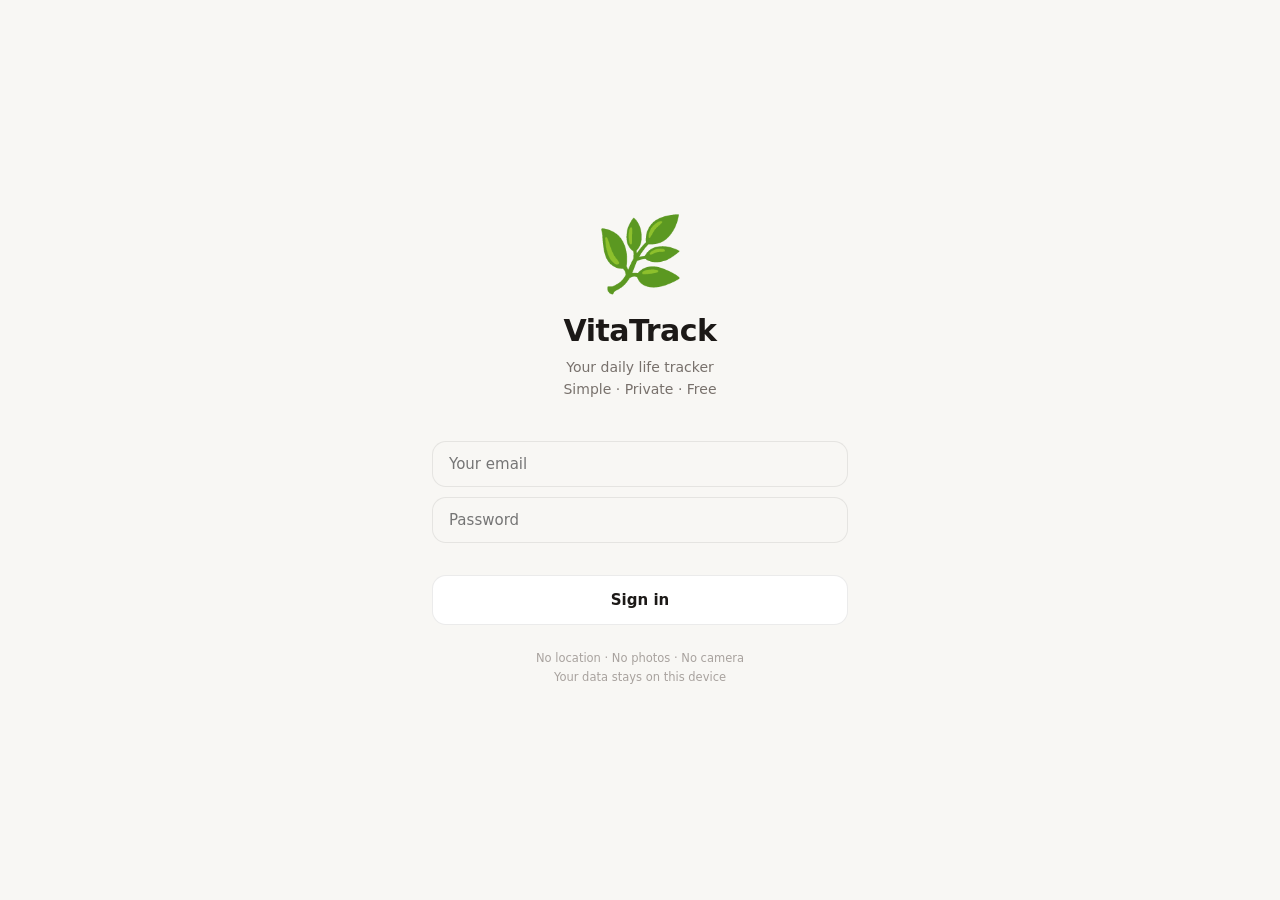
<file: docs/index.html>
<!DOCTYPE html>
<html lang="en" data-theme="light">
<head>
  <meta charset="UTF-8"/>
  <meta name="viewport" content="width=device-width, initial-scale=1.0, maximum-scale=1.0, user-scalable=no"/>
  <meta name="apple-mobile-web-app-capable" content="yes"/>
  <meta name="apple-mobile-web-app-status-bar-style" content="black-translucent"/>
  <meta name="apple-mobile-web-app-title" content="VitaTrack"/>
  <meta name="theme-color" content="#16A34A"/>
  <link rel="manifest" href="manifest.json"/>
  <link rel="apple-touch-icon" href="icons/icon.svg"/>
  <link rel="stylesheet" href="style.css"/>
  <title>VitaTrack</title>
</head>
<body>

<!-- Ambient blobs (fade in on dark mode via CSS) -->
<div class="ambient">
  <div class="blob blob-1"></div>
  <div class="blob blob-2"></div>
  <div class="blob blob-3"></div>
</div>

<!-- Login screen -->
<div id="ls">
  <div class="ll">🌿</div>
  <div class="lt">VitaTrack</div>
  <div class="ls">Your daily life tracker<br>Simple · Private · Free</div>
  <input class="fl" id="lemail" type="email" placeholder="Your email" style="margin-bottom:10px;padding:13px 16px;font-size:15px;border-radius:14px;width:100%"/>
  <input class="fl" id="lpwd" type="password" placeholder="Password" style="margin-bottom:4px;padding:13px 16px;font-size:15px;border-radius:14px;width:100%" onkeydown="if(event.key==='Enter')localLogin()"/>
  <div id="lerr" style="font-size:12px;color:#DC2626;min-height:18px;margin-bottom:6px;text-align:left;width:100%"></div>
  <button class="gb" onclick="localLogin()" style="margin-top:4px">Sign in</button>
  <p style="margin-top:1.5rem;font-size:11.5px;color:var(--ht);text-align:center;line-height:1.7">
    No location · No photos · No camera<br>Your data stays on this device
  </p>
</div>

<!-- Main app -->
<div id="app">
  <div class="hd">
    <div class="hb">VITATRACK 🌿</div>
    <div class="hr">
      <div style="display:flex;align-items:center">
        <span class="bk" id="bk" onclick="goBack()">◀ Back</span>
        <span class="ht" id="pt">Dashboard</span>
      </div>
      <div style="display:flex;align-items:center;gap:6px">
        <span style="font-size:11px;color:var(--mt)" id="hd2"></span>
        <span id="ss"></span>
        <button class="thm-btn" id="thm" onclick="toggleTheme()" title="Toggle dark mode">🌙</button>
      </div>
    </div>
  </div>
  <div class="ct" id="con"></div>
  <nav class="bn">
    <button class="nb a" onclick="nav('home',this)"><span class="ni">🏠</span><span class="nl">HOME</span></button>
    <button class="nb"   onclick="nav('score',this)"><span class="ni">📊</span><span class="nl">SCORE</span></button>
    <button class="nb"   onclick="nav('track',this)"><span class="ni">✅</span><span class="nl">TRACK</span></button>
    <button class="nb"   onclick="nav('journal',this)"><span class="ni">📓</span><span class="nl">JOURNAL</span></button>
    <button class="nb"   onclick="nav('settings',this)"><span class="ni">⚙️</span><span class="nl">SETTINGS</span></button>
  </nav>
</div>

<div class="toast" id="toast"></div>

<script src="app.js"></script>
</body>
</html>
</file>
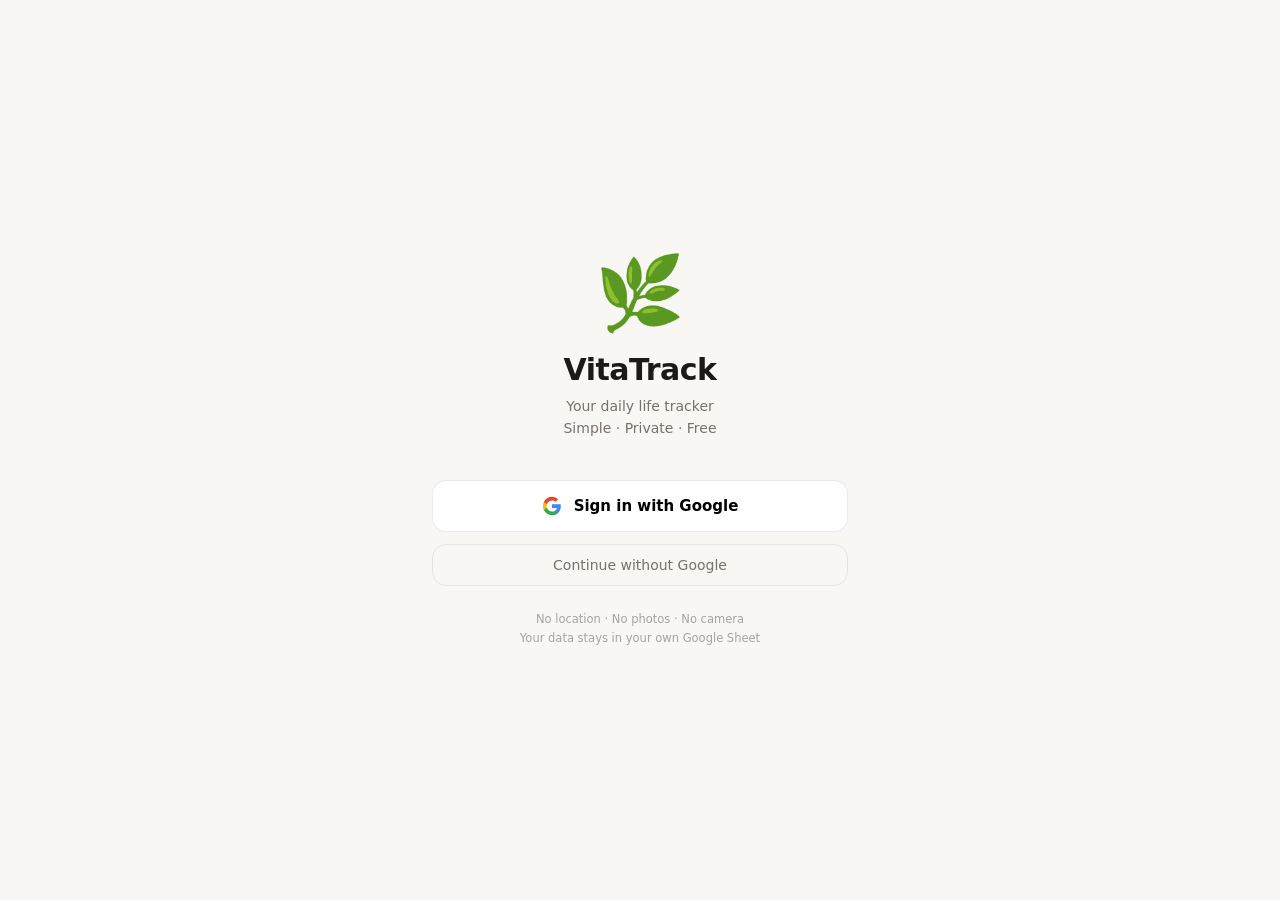
<file: pwa/index.html>
<!DOCTYPE html>
<html lang="en">
<head>
<meta charset="UTF-8"/>
<meta name="viewport" content="width=device-width, initial-scale=1.0, maximum-scale=1.0, user-scalable=no"/>
<meta name="apple-mobile-web-app-capable" content="yes"/>
<meta name="apple-mobile-web-app-status-bar-style" content="black-translucent"/>
<meta name="apple-mobile-web-app-title" content="VitaTrack"/>
<meta name="theme-color" content="#16A34A"/>
<title>VitaTrack</title>
<style>
*{box-sizing:border-box;margin:0;padding:0;-webkit-tap-highlight-color:transparent}
html,body{height:100%;overflow:hidden}
body{font-family:-apple-system,system-ui,sans-serif;background:#F8F7F4;color:#1C1917;max-width:480px;margin:0 auto;height:100vh;display:flex;flex-direction:column}
:root{--g:#16A34A;--gl:#F0FDF4;--gd:#14532D;--am:#D97706;--bl:#2563EB;--rd:#DC2626;--og:#EA580C;--pu:#7C3AED;--bg:#F8F7F4;--cd:#FFFFFF;--br:rgba(0,0,0,0.08);--tx:#1C1917;--mt:#78716C;--ht:#A8A29E}
#ls{display:flex;flex-direction:column;align-items:center;justify-content:center;height:100vh;padding:2rem;background:var(--bg)}
.ll{font-size:72px;margin-bottom:1rem}
.lt{font-size:30px;font-weight:900;letter-spacing:-0.5px}
.ls{font-size:14px;color:var(--mt);margin:8px 0 2.5rem;text-align:center;line-height:1.6}
.gb{display:flex;align-items:center;gap:12px;background:#fff;border:1.5px solid var(--br);border-radius:14px;padding:15px 24px;font-size:15px;font-weight:600;cursor:pointer;width:100%;justify-content:center;font-family:inherit}
.db{margin-top:12px;background:transparent;border:1px solid var(--br);border-radius:14px;padding:12px 24px;font-size:14px;color:var(--mt);cursor:pointer;width:100%;font-family:inherit}
#app{display:none;flex-direction:column;height:100vh}
#app.v{display:flex}
.hd{background:rgba(248,247,244,0.96);backdrop-filter:blur(12px);padding:0.8rem 1rem 0.65rem;padding-top:calc(env(safe-area-inset-top,0px) + 0.8rem);border-bottom:1px solid var(--br);flex-shrink:0}
.hb{font-size:10px;font-weight:800;color:var(--g);letter-spacing:1.5px;margin-bottom:2px}
.hr{display:flex;justify-content:space-between;align-items:center}
.ht{font-size:17px;font-weight:800;letter-spacing:-0.3px}
.bk{font-size:14px;color:var(--g);font-weight:600;cursor:pointer;display:none;margin-right:6px}
.ct{flex:1;overflow-y:auto;-webkit-overflow-scrolling:touch;padding:1rem 1rem 1.5rem}
.bn{background:rgba(255,255,255,0.97);backdrop-filter:blur(12px);border-top:1px solid var(--br);display:flex;flex-shrink:0;padding-bottom:env(safe-area-inset-bottom,0px)}
.nb{flex:1;display:flex;flex-direction:column;align-items:center;justify-content:center;gap:3px;border:none;background:transparent;cursor:pointer;padding:8px 4px 6px;border-top:2.5px solid transparent}
.nb.a{border-top-color:var(--g)}
.ni{font-size:20px}
.nl{font-size:9px;font-weight:600;color:var(--ht);letter-spacing:0.3px}
.nb.a .nl{color:var(--g)}
.card{background:var(--cd);border:1px solid var(--br);border-radius:16px;padding:1rem 1.1rem;margin-bottom:0.85rem}
.ct2{font-size:13.5px;font-weight:700;margin-bottom:0.8rem;display:flex;justify-content:space-between;align-items:center}
.sr{display:flex;gap:10px;flex-wrap:wrap;margin-bottom:0.85rem}
.sp{flex:1 1 100px;border-radius:14px;padding:0.85rem 0.9rem;border:1px solid transparent}
.si{font-size:18px;margin-bottom:4px}
.sl{font-size:10px;color:var(--mt);margin-bottom:2px}
.sv{font-size:21px;font-weight:900;line-height:1}
.sh{display:flex;align-items:center;gap:1.25rem;padding:1.1rem;background:var(--cd);border:1px solid var(--br);border-radius:16px;margin-bottom:0.85rem}
.rw{position:relative;width:90px;height:90px;flex-shrink:0}
.rc{position:absolute;inset:0;display:flex;flex-direction:column;align-items:center;justify-content:center}
.rn{font-size:24px;font-weight:900}
.rl{font-size:8px;color:var(--mt);font-weight:700;letter-spacing:0.5px}
.sg{font-size:16px;font-weight:800;margin-bottom:4px}
.sw{font-size:12px;color:var(--mt)}
.srow{display:flex;align-items:center;gap:10px;margin-bottom:8px;cursor:pointer}
.si2{font-size:14px;width:20px;text-align:center;flex-shrink:0}
.sla{font-size:11.5px;color:var(--mt);width:76px;flex-shrink:0}
.sb{flex:1;background:#F0EDE8;border-radius:999px;height:7px;overflow:hidden}
.sf{height:100%;border-radius:999px;transition:width 0.8s ease}
.sn{font-size:12px;font-weight:700;width:28px;text-align:right;flex-shrink:0}
.cg{display:grid;grid-template-columns:1fr 1fr;gap:10px;margin-bottom:0.85rem}
.cc{background:var(--cd);border:1px solid var(--br);border-radius:14px;padding:1rem;cursor:pointer;transition:transform 0.1s}
.cc:active{transform:scale(0.97)}
.ce{font-size:24px;margin-bottom:6px}
.cn{font-size:13px;font-weight:700;margin-bottom:3px}
.cs{font-size:12px;font-weight:600;margin-bottom:6px}
.cba{background:#F0EDE8;border-radius:999px;height:4px;overflow:hidden}
.cbf{height:100%;border-radius:999px}
.ci{display:flex;align-items:center;gap:12px;padding:12px 0;border-bottom:1px solid var(--br);cursor:pointer}
.ci:last-of-type{border-bottom:none}
.cb{width:24px;height:24px;border-radius:7px;border:2px solid var(--ht);background:transparent;display:flex;align-items:center;justify-content:center;flex-shrink:0;transition:all 0.15s;font-size:13px;color:#fff}
.cb.ck{background:var(--g);border-color:var(--g)}
.cb.rd{border-radius:50%}
.cb.rd.ck{background:var(--g);border-color:var(--g)}
.cla{font-size:14px;font-weight:500;flex:1}
.cpt{font-size:11.5px;color:var(--ht);font-weight:600}
.na{width:100%;min-height:100px;padding:10px 12px;font-size:14px;border:1px solid var(--br);border-radius:10px;background:var(--bg);color:var(--tx);font-family:inherit;resize:vertical;line-height:1.65;outline:none;margin-top:10px}
.na:focus{border-color:var(--g)}
.btn{width:100%;padding:12px;border-radius:12px;font-size:14px;font-weight:600;cursor:pointer;font-family:inherit;border:none;display:flex;align-items:center;justify-content:center;gap:8px;margin-top:10px}
.bp{background:var(--g);color:#fff}
.bs{background:transparent;color:var(--tx);border:1px solid var(--br)!important}
.bd{background:transparent;color:var(--rd);border:1px solid rgba(220,38,38,0.3)!important}
.al{display:flex;align-items:center;gap:10px;padding:9px 12px;border-radius:10px;margin-bottom:7px;font-size:13px}
.bg{display:inline-flex;align-items:center;font-size:11.5px;padding:3px 10px;border-radius:999px;font-weight:700}
.pr{background:#F0EDE8;border-radius:999px;height:8px;overflow:hidden}
.pf{height:100%;border-radius:999px;transition:width 0.6s ease}
.fl{width:100%;padding:10px 12px;font-size:13.5px;border:1px solid var(--br);border-radius:10px;background:var(--bg);color:var(--tx);font-family:inherit;outline:none}
.fl:focus{border-color:var(--g)}
.fll{font-size:11px;font-weight:700;color:var(--mt);letter-spacing:0.5px;margin:12px 0 5px}
#ss{font-size:11px;font-weight:600}
.sok{color:var(--g)}.spe{color:var(--am)}.ser{color:var(--rd)}
.toast{position:fixed;bottom:80px;left:50%;transform:translateX(-50%);background:#1C1917;color:#fff;padding:10px 20px;border-radius:999px;font-size:13px;font-weight:500;z-index:999;opacity:0;transition:opacity 0.3s;white-space:nowrap;pointer-events:none}
.toast.sh2{opacity:1}
::-webkit-scrollbar{display:none}
</style>
</head>
<body>
<div id="ls">
  <div class="ll">🌿</div>
  <div class="lt">VitaTrack</div>
  <div class="ls">Your daily life tracker<br>Simple · Private · Free</div>
  <button class="gb" onclick="signInGoogle()">
    <svg width="20" height="20" viewBox="0 0 24 24">
      <path fill="#4285F4" d="M22.56 12.25c0-.78-.07-1.53-.2-2.25H12v4.26h5.92c-.26 1.37-1.04 2.53-2.21 3.31v2.77h3.57c2.08-1.92 3.28-4.74 3.28-8.09z"/>
      <path fill="#34A853" d="M12 23c2.97 0 5.46-.98 7.28-2.66l-3.57-2.77c-.98.66-2.23 1.06-3.71 1.06-2.86 0-5.29-1.93-6.16-4.53H2.18v2.84C3.99 20.53 7.7 23 12 23z"/>
      <path fill="#FBBC05" d="M5.84 14.09c-.22-.66-.35-1.36-.35-2.09s.13-1.43.35-2.09V7.07H2.18C1.43 8.55 1 10.22 1 12s.43 3.45 1.18 4.93l2.85-2.22.81-.62z"/>
      <path fill="#EA4335" d="M12 5.38c1.62 0 3.06.56 4.21 1.64l3.15-3.15C17.45 2.09 14.97 1 12 1 7.7 1 3.99 3.47 2.18 7.07l3.66 2.84c.87-2.6 3.3-4.53 6.16-4.53z"/>
    </svg>
    Sign in with Google
  </button>
  <button class="db" onclick="demoLogin()">Continue without Google</button>
  <p style="margin-top:1.5rem;font-size:11.5px;color:var(--ht);text-align:center;line-height:1.7">
    No location · No photos · No camera<br>Your data stays in your own Google Sheet
  </p>
</div>
<div id="app">
  <div class="hd">
    <div class="hb">VITATRACK 🌿</div>
    <div class="hr">
      <div style="display:flex;align-items:center">
        <span class="bk" id="bk" onclick="goBack()">◀ Back</span>
        <span class="ht" id="pt">Dashboard</span>
      </div>
      <div style="display:flex;align-items:center;gap:8px">
        <span style="font-size:11px;color:var(--mt)" id="hd2"></span>
        <span id="ss"></span>
      </div>
    </div>
  </div>
  <div class="ct" id="con"></div>
  <nav class="bn">
    <button class="nb a" onclick="nav('home',this)"><span class="ni">🏠</span><span class="nl">HOME</span></button>
    <button class="nb" onclick="nav('score',this)"><span class="ni">📊</span><span class="nl">SCORE</span></button>
    <button class="nb" onclick="nav('track',this)"><span class="ni">✅</span><span class="nl">TRACK</span></button>
    <button class="nb" onclick="nav('journal',this)"><span class="ni">📓</span><span class="nl">JOURNAL</span></button>
    <button class="nb" onclick="nav('settings',this)"><span class="ni">⚙️</span><span class="nl">SETTINGS</span></button>
  </nav>
</div>
<div class="toast" id="toast"></div>
<script src="https://accounts.google.com/gsi/client" async defer></script>
<script>
const CHS="2026-06-08",CHE="2026-10-05",SK="vitatrack_v3";
const TK={tasks:["Priority One","Priority Two","Priority Three"],fitness:["Steps","Exercise","No Exercise","No Steps"],diet:["Eat healthy","Cheat day","No Sugar","8 glasses water","Dinner before 7","Not Met All"],sleep:["No phone 30 min before bed","7-8 hours target","Logged sleep hours"],mood:["Happy","Good","Neutral","Low","Stressed"],journal:["Update in Notes","No"],habits:["AM Skin Care","PM Skin Care","Hair Care","Medicine Calcium"],learning:["Read 20 pages of any book","AI","Finance"],gratitude:["Write 3 things I'm grateful for"],challenge:["Workout","Eat Healthy","Study"]};
const SGL=new Set(["mood","journal"]);
const MPS={Happy:100,Good:80,Neutral:60,Low:30,Stressed:20};
const CM={tasks:{e:"✅",n:"Tasks",c:"#16A34A"},fitness:{e:"💪",n:"Fitness",c:"#EA580C"},diet:{e:"🥗",n:"Diet",c:"#0D9488"},sleep:{e:"😴",n:"Sleep",c:"#7C3AED"},mood:{e:"😊",n:"Mood",c:"#D97706"},journal:{e:"📓",n:"Journal",c:"#9333EA"},habits:{e:"🔄",n:"Habits",c:"#2563EB"},learning:{e:"📚",n:"Learning",c:"#F59E0B"},gratitude:{e:"🙏",n:"Gratitude",c:"#EC4899"}};
const PN={home:"Dashboard",score:"Weekly Score",track:"Track Today",journal:"Journal & Notes",settings:"Settings"};
const scc=s=>s>=80?"#16A34A":s>=60?"#2563EB":s>=40?"#D97706":"#DC2626";
let S={user:null,checks:{},notes:{},sleepLog:{},weekly:{},checkins:[],settings:{appsScriptUrl:"",spreadsheetId:"",clientId:""}};
let cp="home",cc=null,ns=[];
function ld(){try{const r=localStorage.getItem(SK);if(r)S={...S,...JSON.parse(r)}}catch(e){}}
function sv(){try{localStorage.setItem(SK,JSON.stringify(S))}catch(e){}}
const td=()=>new Date().toISOString().split("T")[0];
const wks=()=>{const d=new Date();d.setDate(d.getDate()-d.getDay()+1);return d.toISOString().split("T")[0]};
const wkd=()=>{const ws=new Date(wks()+"T12:00:00");return Array.from({length:7},(_,i)=>{const d=new Date(ws);d.setDate(ws.getDate()+i);return d.toISOString().split("T")[0]})};
const fmt=d=>d?new Date(d+"T12:00:00").toLocaleDateString("en-IN",{day:"numeric",month:"short",year:"numeric"}):"";
const fms=d=>d?new Date(d+"T12:00:00").toLocaleDateString("en-IN",{day:"numeric",month:"short"}):"";
function gc(cat,date=null){const d=date||td();return S.checks[d]?.[cat]||[]}
function tg(cat,item){const d=td();if(!S.checks[d])S.checks[d]={};if(!S.checks[d][cat])S.checks[d][cat]=[];if(SGL.has(cat)){const w=S.checks[d][cat].includes(item);S.checks[d][cat]=w?[]:[item]}else{const i=S.checks[d][cat].indexOf(item);if(i>-1)S.checks[d][cat].splice(i,1);else S.checks[d][cat].push(item)}sv();syncR(cat)}
function at(cat,item){const d=td();if(!S.checks[d])S.checks[d]={};if(!S.checks[d][cat])S.checks[d][cat]=[];if(!S.checks[d][cat].includes(item))S.checks[d][cat].push(item);sv()}
function sc(cat,date){const c=gc(cat,date);switch(cat){case"tasks":{const it=TK.tasks;return Math.round(c.filter(i=>it.includes(i)).length/it.length*100)||0}case"fitness":{const s=c.includes("No Steps")?0:c.includes("Steps")?50:0;const e=c.includes("No Exercise")?0:c.includes("Exercise")?50:0;return s+e}case"diet":{if(c.includes("Cheat day")||c.includes("Not Met All"))return 0;const s=["Eat healthy","No Sugar","8 glasses water","Dinner before 7"];return Math.round(c.filter(i=>s.includes(i)).length/s.length*100)||0}case"sleep":{const s=["No phone 30 min before bed","7-8 hours target","Logged sleep hours"];return Math.round(c.filter(i=>s.includes(i)).length/s.length*100)||0}case"mood":{for(const[m,p]of Object.entries(MPS))if(c.includes(m))return p;return 0}case"journal":return c.includes("Update in Notes")?100:0;case"habits":{const it=TK.habits;return Math.round(c.filter(i=>it.includes(i)).length/it.length*100)||0}case"learning":{const it=TK.learning;return Math.round(c.filter(i=>it.includes(i)).length/it.length*100)||0}case"gratitude":return c.includes("Write 3 things I'm grateful for")?100:0;default:return 0}}
function wsc(){const days=wkd();const s={};for(const cat of Object.keys(CM))s[cat]=Math.round(days.reduce((sum,d)=>sum+sc(cat,d),0)/7);const wc=(S.checkins||[]).filter(c=>days.includes(c.date)).length;s.challenge=Math.min(100,wc*14);s.overall=Math.round(Object.values(s).reduce((a,b)=>a+b,0)/Object.keys(s).length);return s}
function grade(s){if(s>=90)return"A+ 🌟 Outstanding!";if(s>=80)return"A  🎯 Excellent!";if(s>=70)return"B+ ✅ Great job!";if(s>=60)return"B  👍 Good week!";if(s>=50)return"C  ⚠️ Room to grow";return"D  💪 Keep pushing!"}
function tips(sc2){const T={tasks:"• Complete all 3 priorities every day.",fitness:"• Log steps and exercise daily.",diet:"• Eat healthy, no sugar, water, early dinner.",sleep:"• Phone down 30 min before bed.",mood:"• Check in with mood every day.",journal:"• Update notes daily.",habits:"• Do all 4 care steps every day.",learning:"• Pick one area and go deep.",gratitude:"• Write 3 things grateful every day.",challenge:"• Show up every single day."};return Object.entries(sc2).filter(([k])=>k!=="overall"&&k!=="challenge").sort((a,b)=>a[1]-b[1]).slice(0,3).map(([k])=>T[k]||`• Keep working on ${k}.`).join("\n")}
function chd(){const s=new Date(CHS+"T12:00:00");return Math.floor((new Date()-s)/86400000)+1}
function signInGoogle(){const cid=S.settings.clientId;if(!cid){toast("Set Google Client ID in Settings first.");return}try{google.accounts.id.initialize({client_id:cid,callback:(res)=>{const p=JSON.parse(atob(res.credential.split(".")[1]));S.user={name:p.name,email:p.email,picture:p.picture};sv();showApp()},auto_select:true});google.accounts.id.prompt()}catch(e){demoLogin()}}
function demoLogin(){const name=prompt("Enter your name:");if(!name)return;S.user={name,email:"local@vitatrack.app",picture:null};sv();showApp()}
function showApp(){document.getElementById("ls").style.display="none";document.getElementById("app").classList.add("v");document.getElementById("hd2").textContent=new Date().toLocaleDateString("en-IN",{day:"numeric",month:"short"});nav("home")}
function signOut(){if(!confirm("Sign out?"))return;S.user=null;sv();document.getElementById("app").classList.remove("v");document.getElementById("ls").style.display="flex"}
async function syncR(cat){const url=S.settings.appsScriptUrl;if(!url)return;const d=td();const ck=gc(cat);const note=S.notes?.[d]?.[cat]||"";const s=sc(cat,d);const items=TK[cat]||[];setSS("spe");try{await fetch(url,{method:"POST",mode:"no-cors",headers:{"Content-Type":"application/json"},body:JSON.stringify({category:cat,headers:["Date",...items,"Note","Score"],row:[d,...items.map(i=>ck.includes(i)?"YES":"no"),note,s]})});setSS("sok")}catch(e){setSS("ser")}}
function setSS(cl){const el=document.getElementById("ss");el.className=cl;el.textContent=cl==="sok"?"● Synced":cl==="spe"?"● Saving…":"● Error"}
function nav(page,btn=null){cp=page;cc=null;ns=[];document.querySelectorAll(".nb").forEach(b=>b.classList.remove("a"));if(btn)btn.classList.add("a");else{const m={home:0,score:1,track:2,journal:3,settings:4};document.querySelectorAll(".nb")[m[page]]?.classList.add("a")}document.getElementById("pt").textContent=PN[page]||page;document.getElementById("bk").style.display="none";({home:rHome,score:rScore,track:rTrack,journal:rJournal,settings:rSettings})[page]?.()}
function openC(cat){ns.push(cp);cc=cat;const m=cat==="challenge"?{e:"🗓",n:"120 Day Challenge"}:CM[cat];document.getElementById("pt").textContent=`${m.e} ${m.n}`;document.getElementById("bk").style.display="inline";cat==="challenge"?rChallenge():rCat(cat)}
function goBack(){cc=null;document.getElementById("bk").style.display="none";nav(ns.pop()||"track")}
function rHome(){const d=td();const scores=wsc();const h=new Date().getHours();const gr=h<12?"Good morning":h<17?"Good afternoon":"Good evening";const name=S.user?.name?.split(" ")[0]||"Friend";const cats=Object.keys(CM);const tavg=Math.round(cats.reduce((s,c)=>s+sc(c,d),0)/cats.length);const dn=chd();const inC=dn>=1&&dn<=120;const pct=Math.min(100,Math.round(dn/120*100));const dl=Math.max(0,120-dn+1);const als=[];if(sc("tasks",d)<100)als.push({m:"Not all tasks completed",c:"#D97706",e:"📋"});if(sc("fitness",d)===0)als.push({m:"No fitness logged today",c:"#EA580C",e:"💪"});if(sc("mood",d)===0)als.push({m:"Mood not logged today",c:"#7C3AED",e:"😊"});if(sc("gratitude",d)===0)als.push({m:"Gratitude not logged today",c:"#EC4899",e:"🙏"});if(sc("habits",d)<100)als.push({m:"Habits not fully done today",c:"#2563EB",e:"🔄"});document.getElementById("con").innerHTML=`<div style="margin-bottom:1.25rem"><div style="font-size:11px;font-weight:800;color:var(--g);letter-spacing:1px;margin-bottom:4px">TODAY</div><div style="font-size:22px;font-weight:900;letter-spacing:-0.5px">${gr}, ${name} 👋</div><div style="font-size:12.5px;color:var(--mt);margin-top:3px">${new Date().toLocaleDateString("en-IN",{weekday:"long",day:"numeric",month:"long"})}</div></div><div class="sr"><div class="sp" style="background:#F0FDF4;border-color:rgba(22,163,74,0.2)"><div class="si">🌿</div><div class="sl">Today score</div><div class="sv" style="color:var(--g)">${tavg}</div></div><div class="sp" style="background:#FFF7ED;border-color:rgba(234,88,12,0.2)"><div class="si">📊</div><div class="sl">Week overall</div><div class="sv" style="color:var(--og)">${scores.overall}</div></div>${inC?`<div class="sp" style="background:#F0FDF4;border-color:rgba(22,163,74,0.2)"><div class="si">🗓</div><div class="sl">Day of 120</div><div class="sv" style="color:var(--g)">${dn}</div></div>`:""}</div>${als.length?`<div class="card"><div class="ct2">⚠️ Alerts</div>${als.map(a=>`<div class="al" style="background:${a.c}12;border:1px solid ${a.c}30"><span>${a.e}</span><span>${a.m}</span></div>`).join("")}</div>`:`<div class="card" style="background:var(--gl);border-color:rgba(22,163,74,0.2)"><div style="text-align:center;padding:0.5rem;font-size:14px;color:var(--gd);font-weight:700">✅ Everything tracked today!</div></div>`}${inC?`<div class="card" onclick="openC('challenge')" style="cursor:pointer"><div class="ct2">🗓 120 Day Challenge <span class="bg" style="background:var(--gl);color:var(--g)">Day ${dn}</span></div><div style="display:flex;justify-content:space-between;font-size:12px;color:var(--mt);margin-bottom:6px"><span>${fms(CHS)}</span><span>${dl} days left</span></div><div class="pr"><div class="pf" style="width:${pct}%;background:var(--g)"></div></div></div>`:""}<div class="card"><div class="ct2">Today at a glance</div>${cats.map(cat=>{const s=sc(cat,d);const col=scc(s);const m=CM[cat];return`<div class="srow" onclick="openC('${cat}')"><div class="si2">${m.e}</div><div class="sla">${m.n}</div><div class="sb"><div class="sf" style="width:${s}%;background:${col}"></div></div><div class="sn" style="color:${col}">${s}</div></div>`}).join("")}</div>`}
function rScore(){const scores=wsc();const ov=scores.overall;const col=scc(ov);const r=42,circ=2*Math.PI*r,off=circ-(ov/100)*circ;const ws=wks();const wn=S.weekly?.[ws]?.reflection||"";const ca=[...Object.keys(CM),"challenge"];document.getElementById("con").innerHTML=`<div class="sh"><div class="rw"><svg width="90" height="90" viewBox="0 0 96 96"><circle cx="48" cy="48" r="${r}" fill="none" stroke="#E8F5E9" stroke-width="9"/><circle cx="48" cy="48" r="${r}" fill="none" stroke="${col}" stroke-width="9" stroke-linecap="round" stroke-dasharray="${circ}" stroke-dashoffset="${off}" style="transform:rotate(-90deg);transform-origin:center"/></svg><div class="rc"><div class="rn" style="color:${col}">${ov}</div><div class="rl">OVERALL</div></div></div><div><div class="sg">${grade(ov)}</div><div class="sw">Week of ${fms(ws)}</div></div></div><div class="card"><div class="ct2">Category scores</div>${ca.map(cat=>{const s=scores[cat];const col=scc(s);const m=cat==="challenge"?{e:"🗓",n:"120 Days"}:CM[cat];return`<div class="srow" onclick="openC('${cat}')"><div class="si2">${m.e}</div><div class="sla">${m.n}</div><div class="sb"><div class="sf" style="width:${s}%;background:${col}"></div></div><div class="sn" style="color:${col}">${s}</div></div>`}).join("")}</div><div class="card" style="background:#FFFBF0;border-color:rgba(217,119,6,0.2)"><div class="ct2" style="color:#92400E">📌 Focus next week</div><div style="font-size:13.5px;color:#78350F;line-height:1.9;white-space:pre-line">${tips(scores)}</div></div><div class="card"><div class="ct2">📝 Weekly reflection</div><textarea class="na" id="wref" placeholder="How was this week?">${wn}</textarea><button class="btn bp" onclick="swref()">💾 Save</button></div>`}
function swref(){const ws=wks();const t=document.getElementById("wref")?.value?.trim();if(!t)return;if(!S.weekly)S.weekly={};S.weekly[ws]={reflection:t};sv();toast("📝 Saved!")}
function rTrack(){const d=td();const dn=chd();const inC=dn>=1&&dn<=120;const pct=Math.min(100,Math.round(dn/120*100));const st=(S.checkins||[]).some(c=>c.date===d);document.getElementById("con").innerHTML=`<div style="font-size:13px;color:var(--mt);margin-bottom:1rem">Tap any category to log today</div><div class="cg">${Object.keys(CM).map(cat=>{const s=sc(cat,d);const col=scc(s);const m=CM[cat];return`<div class="cc" onclick="openC('${cat}')"><div class="ce">${m.e}</div><div class="cn">${m.n}</div><div class="cs" style="color:${col}">${s}/100</div><div class="cba"><div class="cbf" style="width:${s}%;background:${col}"></div></div></div>`}).join("")}</div>${inC?`<div class="card" onclick="openC('challenge')" style="cursor:pointer"><div class="ct2">🗓 120 Day Challenge <span class="bg" style="background:var(--gl);color:var(--g)">Day ${dn}/120</span></div><div class="pr" style="margin-bottom:8px"><div class="pf" style="width:${pct}%;background:var(--g)"></div></div>${st?`<span class="bg" style="background:var(--gl);color:var(--g)">✅ Checked in</span>`:`<span style="font-size:12.5px;color:var(--am);font-weight:600">Tap to check in →</span>`}</div>`:""}`}
function rCat(cat){const meta=CM[cat];const items=TK[cat]||[];const ck=gc(cat);const s=sc(cat,td());const note=S.notes?.[td()]?.[cat]||"";const isSgl=SGL.has(cat);const disp=items.filter(i=>i!=="Logged sleep hours");const sl=S.sleepLog?.[td()];const HT={tasks:"All 3 = 100",fitness:"Steps=50·Exercise=50",diet:"4 items×25 each",sleep:"3 items equal",mood:"Happy=100·Good=80·Neutral=60·Low=30·Stressed=20",journal:"Update=100·No=0",habits:"All 4 equal=25 each",learning:"All 3 equal",gratitude:"Checked=100"};const PT={};if(cat==="tasks")items.forEach(i=>PT[i]=33);if(cat==="fitness"){PT["Steps"]=50;PT["Exercise"]=50}if(cat==="diet"){["Eat healthy","No Sugar","8 glasses water","Dinner before 7"].forEach(i=>PT[i]=25)}if(cat==="sleep"){["No phone 30 min before bed","7-8 hours target","Logged sleep hours"].forEach(i=>PT[i]=33)}if(cat==="mood")Object.assign(PT,MPS);if(cat==="habits")items.forEach(i=>PT[i]=25);if(cat==="learning")items.forEach(i=>PT[i]=33);document.getElementById("con").innerHTML=`<div class="card" style="border-left:3px solid ${meta.c}"><div style="display:flex;justify-content:space-between;align-items:center;margin-bottom:10px"><div><div style="font-size:26px;font-weight:900;color:${meta.c}">${s}/100</div><div style="font-size:11px;color:var(--mt)">Today</div></div><div style="font-size:11.5px;color:var(--mt);text-align:right;max-width:160px">${HT[cat]||""}</div></div><div class="pr"><div class="pf" style="width:${s}%;background:${meta.c}"></div></div></div><div class="card"><div class="ct2">${isSgl?"Select one 👇":"Tap to check off 👇"}</div>${disp.map(item=>{const ck2=ck.includes(item);const pts=PT[item];return`<div class="ci" onclick="dc('${cat}','${item.replace(/'/g,"\\'")}')"><div class="cb ${isSgl?"rd":""} ${ck2?"ck":""}">${ck2?"✓":""}</div><div class="cla">${item}</div>${pts?`<div class="cpt">${pts}pts</div>`:""}</div>`}).join("")}${cat==="sleep"?`<div style="margin-top:1rem;padding-top:1rem;border-top:1px solid var(--br)"><div style="font-size:12px;font-weight:700;color:var(--mt);margin-bottom:8px">LOG SLEEP HOURS</div>${sl?`<div style="padding:10px;background:var(--gl);border-radius:10px;font-size:13px;color:var(--gd);font-weight:600">✅ ${sl.hours}h · Quality ${sl.quality}/10</div>`:`<div style="display:flex;gap:8px"><input id="sh" type="number" step="0.5" min="1" max="14" placeholder="Hours e.g. 7.5" style="flex:1;padding:10px;font-size:14px;border:1px solid var(--br);border-radius:10px;background:var(--bg);color:var(--tx);font-family:inherit;outline:none"/><select id="sq" style="flex:1;padding:10px;font-size:14px;border:1px solid var(--br);border-radius:10px;background:var(--bg);color:var(--tx);font-family:inherit;outline:none">${[1,2,3,4,5,6,7,8,9,10].map(i=>`<option value="${i}">Quality ${i}/10</option>`).join("")}</select></div><button class="btn bp" onclick="logSleep()">Log sleep</button>`}</div>`:""}</div><div class="card"><div class="ct2">📝 Note</div><textarea class="na" id="cnote" placeholder="Any notes…">${note}</textarea><button class="btn bp" onclick="scn('${cat}')">Save note</button></div>${note?`<div class="card" style="background:var(--gl);border-color:rgba(22,163,74,0.2)"><div style="font-size:12px;font-weight:700;color:var(--g);margin-bottom:5px">Saved</div><div style="font-size:13.5px;color:var(--gd);line-height:1.65">${note}</div></div>`:""}`}
function dc(cat,item){tg(cat,item);rCat(cat)}
function scn(cat){const d=td();const t=document.getElementById("cnote")?.value?.trim()||"";if(!S.notes)S.notes={};if(!S.notes[d])S.notes[d]={};S.notes[d][cat]=t;sv();syncR(cat);toast("📝 Saved!");rCat(cat)}
function logSleep(){const h=parseFloat(document.getElementById("sh")?.value||0);const q=parseInt(document.getElementById("sq")?.value||5);if(!h||h<=0){toast("Enter hours");return}if(!S.sleepLog)S.sleepLog={};S.sleepLog[td()]={hours:h,quality:q};at("sleep","Logged sleep hours");syncR("sleep");toast(`😴 ${h}h logged!`);rCat("sleep")}
function rChallenge(){const dn=chd();const dl=Math.max(0,120-dn+1);const pct=Math.min(100,Math.round(dn/120*100));const cks=S.checkins||[];const st=cks.some(c=>c.date===td());const chi=TK.challenge;const ck=gc("challenge");const done=chi.filter(i=>ck.includes(i)).length;if(dn<1){const dt=Math.abs(dn)+1;document.getElementById("con").innerHTML=`<div class="card" style="text-align:center;padding:2.5rem 1rem"><div style="font-size:56px">🗓</div><div style="font-size:22px;font-weight:900;color:var(--gd);margin-top:1rem">120 Day Challenge</div><div style="font-size:14px;color:var(--mt);margin-top:8px">Starts in ${dt} days</div><div style="font-size:16px;font-weight:700;color:var(--g);margin-top:12px">📅 June 8, 2026</div></div>`;return}if(dn>120){document.getElementById("con").innerHTML=`<div class="card" style="background:var(--gl);text-align:center;padding:2.5rem 1rem"><div style="font-size:56px">🎉</div><div style="font-size:26px;font-weight:900;color:var(--gd);margin-top:12px">Complete!</div><div style="font-size:13px;color:var(--mt);margin-top:12px">${cks.length} check-ins recorded</div></div>`;return}let mot="";if(dn<=10)mot="Great start! 🔥";else if(dn<=30)mot="One month in! 💪";else if(dn<=60)mot="Halfway! 🚀";else if(dn<=90)mot="75% done! 🏁";else mot="Final stretch! 🌟";const recent=[...cks].reverse().slice(0,5);document.getElementById("con").innerHTML=`<div class="card"><div style="text-align:center;padding:0.5rem 0 1rem"><div style="font-size:12px;color:var(--mt);font-weight:700">DAY</div><div style="font-size:58px;font-weight:900;color:var(--gd);line-height:1">${dn}</div><div style="font-size:14px;color:var(--mt)">of 120</div></div><div style="display:flex;justify-content:space-between;font-size:12px;color:var(--mt);margin-bottom:6px"><span>📅 ${fms(CHS)}</span><span>${dl} left</span></div><div class="pr" style="height:10px"><div class="pf" style="width:${pct}%;background:var(--g)"></div></div><div style="text-align:center;margin-top:12px;font-size:13px;color:var(--mt);font-style:italic">${mot}</div></div><div class="card"><div class="ct2">Today <span style="font-size:12px;color:var(--mt);font-weight:400">${done}/${chi.length}</span></div>${chi.map(item=>{const ck2=ck.includes(item);return`<div class="ci" onclick="ctg('${item}')"><div class="cb ${ck2?"ck":""}">${ck2?"✓":""}</div><div class="cla">${item}</div></div>`}).join("")}<div style="margin-top:12px">${st?`<div style="padding:12px;background:var(--gl);border-radius:12px;text-align:center;font-weight:700;color:var(--gd)">✅ Day ${dn} done!</div>`:`<button class="btn bp" onclick="saveCk()">💾 Save check-in</button>`}</div></div>${recent.length?`<div class="card"><div class="ct2">Recent</div>${recent.map(c=>`<div style="display:flex;justify-content:space-between;padding:8px 0;border-bottom:1px solid var(--br);font-size:13px"><span style="font-weight:700;color:var(--g)">Day ${c.day}</span><span style="color:var(--mt)">${fms(c.date)}</span><span>${c.done}</span></div>`).join("")}</div>`:""}`}
function ctg(item){tg("challenge",item);rChallenge()}
function saveCk(){const d=td();const dn=chd();const chi=TK.challenge;const ck=gc("challenge");const done=chi.filter(i=>ck.includes(i));if(!S.checkins)S.checkins=[];S.checkins.push({date:d,day:dn,done:done.join(", ")||"Showed up"});sv();toast(`✅ Day ${dn} checked in!`);rChallenge()}
function rJournal(){const d=td();const ws=wks();const entry=S.notes?.[d]?.journal_entry||"";const wn=S.weekly?.[ws]?.reflection||"";const past=Object.keys(S.notes||{}).filter(dt=>dt!==d&&S.notes[dt]?.journal_entry).sort((a,b)=>b.localeCompare(a)).slice(0,5);document.getElementById("con").innerHTML=`<div class="card"><div class="ct2">📓 Today</div><textarea class="na" id="je" style="min-height:140px" placeholder="How was your day?">${entry}</textarea><button class="btn bp" onclick="sje()">💾 Save</button></div>${entry?`<div class="card" style="background:var(--gl)"><div style="font-size:12px;font-weight:700;color:var(--g);margin-bottom:5px">Saved</div><div style="font-size:13.5px;color:var(--gd);line-height:1.65">${entry}</div></div>`:""}<div class="card"><div class="ct2">📝 Weekly note</div><textarea class="na" id="wn" placeholder="This week I learned…">${wn}</textarea><button class="btn bp" onclick="swn()">💾 Save</button></div>${past.length?`<div class="card"><div class="ct2">Past entries</div>${past.map(dt=>{const e=S.notes[dt].journal_entry;return`<div style="padding:12px 0;border-bottom:1px solid var(--br)"><div style="font-size:11.5px;color:var(--mt);margin-bottom:5px;font-weight:600">${fmt(dt)}</div><div style="font-size:13.5px;color:var(--tx);line-height:1.65">${e.length>180?e.slice(0,180)+"…":e}</div></div>`}).join("")}</div>`:""}`}
function sje(){const d=td();const t=document.getElementById("je")?.value?.trim();if(!S.notes)S.notes={};if(!S.notes[d])S.notes[d]={};S.notes[d].journal_entry=t||"";sv();toast("📓 Saved!");rJournal()}
function swn(){const ws=wks();const t=document.getElementById("wn")?.value?.trim();if(!t)return;if(!S.weekly)S.weekly={};S.weekly[ws]={reflection:t};sv();toast("📝 Saved!")}
function rSettings(){const u=S.user;const s=S.settings;document.getElementById("con").innerHTML=`${u?`<div class="card"><div style="display:flex;align-items:center;gap:12px">${u.picture?`<img src="${u.picture}" style="width:46px;height:46px;border-radius:50%"/>`:`<div style="width:46px;height:46px;border-radius:50%;background:var(--gl);display:flex;align-items:center;justify-content:center;font-size:22px">👤</div>`}<div><div style="font-weight:700;font-size:15px">${u.name}</div><div style="font-size:12px;color:var(--mt)">${u.email}</div></div></div></div>`:""}<div class="card"><div class="ct2">📊 Google Sheets</div><div style="background:#EFF6FF;border-radius:10px;padding:10px;margin-bottom:12px;font-size:12.5px;color:#1E40AF;line-height:1.75">1. Open vitatrack_apps_script.gs<br>2. Go to script.google.com → New project<br>3. Paste code → Deploy → Web app<br>4. Copy URL → paste below</div><div class="fll">APPS SCRIPT URL</div><input class="fl" id="aurl" value="${s.appsScriptUrl||""}" placeholder="https://script.google.com/macros/s/.../exec"/><div class="fll">SPREADSHEET ID</div><input class="fl" id="sid" value="${s.spreadsheetId||""}" placeholder="Optional"/><button class="btn bp" onclick="ss2()">Save</button></div><div class="card"><div class="ct2">📱 Add to iPhone</div><div style="font-size:13.5px;color:var(--mt);line-height:1.9">1️⃣ Open in Safari<br>2️⃣ Tap Share ↑<br>3️⃣ Add to Home Screen<br>4️⃣ Tap Add 🎉</div></div><div class="card"><div class="ct2">🗓 Challenge dates</div><div style="font-size:13.5px;color:var(--mt)">📅 ${fmt(CHS)}<br>🏁 ${fmt(CHE)}</div></div><button class="btn bs" onclick="expD()">⬇️ Export data</button><button class="btn bd" onclick="signOut()" style="margin-top:8px">Sign out</button>`}
function ss2(){S.settings.appsScriptUrl=document.getElementById("aurl")?.value?.trim()||"";S.settings.spreadsheetId=document.getElementById("sid")?.value?.trim()||"";sv();toast("✅ Saved!")}
function expD(){const b=new Blob([JSON.stringify(S,null,2)],{type:"application/json"});const a=document.createElement("a");a.href=URL.createObjectURL(b);a.download=`vitatrack-${td()}.json`;a.click()}
function toast(msg){const t=document.getElementById("toast");t.textContent=msg;t.classList.add("sh2");setTimeout(()=>t.classList.remove("sh2"),2500)}
if("serviceWorker"in navigator){const sw=`const C="vt-v3";self.addEventListener("install",e=>self.skipWaiting());self.addEventListener("activate",e=>e.waitUntil(clients.claim()));self.addEventListener("fetch",e=>{if(e.request.method!=="GET")return;e.respondWith(caches.open(C).then(cache=>cache.match(e.request).then(r=>{const fp=fetch(e.request).then(res=>{cache.put(e.request,res.clone());return res}).catch(()=>r);return r||fp})))})`;const b=new Blob([sw],{type:"application/javascript"});navigator.serviceWorker.register(URL.createObjectURL(b)).catch(()=>{})}
const mf=JSON.stringify({name:"VitaTrack",short_name:"VitaTrack",start_url:".",display:"standalone",background_color:"#F8F7F4",theme_color:"#16A34A",icons:[{src:"data:image/svg+xml,<svg xmlns='http://www.w3.org/2000/svg' viewBox='0 0 100 100'><text y='.9em' font-size='90'>🌿</text></svg>",sizes:"any",type:"image/svg+xml"}]});
const ml=document.createElement("link");ml.rel="manifest";ml.href=URL.createObjectURL(new Blob([mf],{type:"application/manifest+json"}));document.head.appendChild(ml);
ld();if(S.user)showApp();
</script>
</body>
</html>
</file>
<file: docs/style.css>
/* ═══════════════════════════════════════════
   THEME TOKENS
═══════════════════════════════════════════ */
:root {
  --g:  #16A34A;
  --gl: #F0FDF4;
  --gd: #14532D;
  --am: #D97706;
  --bl: #2563EB;
  --rd: #DC2626;
  --og: #EA580C;
  --pu: #7C3AED;
  --bg: #F8F7F4;
  --cd: #FFFFFF;
  --br: rgba(0,0,0,0.08);
  --tx: #1C1917;
  --mt: #78716C;
  --ht: #A8A29E;
}

[data-theme="dark"] {
  --g:  #4ADE80;
  --gl: rgba(74,222,128,0.10);
  --gd: #BBF7D0;
  --am: #FCD34D;
  --bl: #60A5FA;
  --rd: #F87171;
  --og: #FB923C;
  --pu: #A78BFA;
  --bg: #05050A;
  --cd: rgba(255,255,255,0.05);
  --br: rgba(255,255,255,0.09);
  --tx: #EEEEF4;
  --mt: rgba(238,238,244,0.55);
  --ht: rgba(238,238,244,0.30);
}

/* ═══════════════════════════════════════════
   RESET & BASE
═══════════════════════════════════════════ */
*,*::before,*::after {
  box-sizing: border-box;
  margin: 0;
  padding: 0;
  -webkit-tap-highlight-color: transparent;
}
html,body { height: 100%; overflow: hidden; }
body {
  font-family: -apple-system, system-ui, sans-serif;
  background: var(--bg);
  color: var(--tx);
  max-width: 480px;
  margin: 0 auto;
  height: 100vh;
  display: flex;
  flex-direction: column;
  transition: background 0.35s, color 0.35s;
}

/* ═══════════════════════════════════════════
   AMBIENT BLOBS  (dark mode only)
═══════════════════════════════════════════ */
.ambient {
  position: fixed; inset: 0;
  pointer-events: none; z-index: 0;
  overflow: hidden; opacity: 0;
  transition: opacity 0.5s;
}
[data-theme="dark"] .ambient { opacity: 1; }

.blob {
  position: absolute; border-radius: 50%; filter: blur(80px);
  animation: drift var(--dur,20s) ease-in-out infinite var(--del,0s);
}
.blob-1 { width:400px; height:400px; top:-120px; left:-80px;   background:radial-gradient(circle,rgba(74,222,128,0.09),transparent 65%); --dur:25s; }
.blob-2 { width:350px; height:350px; bottom:-80px; right:-60px; background:radial-gradient(circle,rgba(0,212,255,0.08),transparent 65%); --dur:30s; --del:-8s; }
.blob-3 { width:280px; height:280px; top:40%; left:30%;        background:radial-gradient(circle,rgba(167,139,250,0.07),transparent 65%); --dur:22s; --del:-5s; }

@keyframes drift {
  0%,100% { transform: translate(0,0) scale(1); }
  33%      { transform: translate(35px,-35px) scale(1.05); }
  66%      { transform: translate(-20px,20px) scale(0.95); }
}

/* ═══════════════════════════════════════════
   LOGIN
═══════════════════════════════════════════ */
#ls {
  display: flex; flex-direction: column;
  align-items: center; justify-content: center;
  height: 100vh; padding: 2rem;
  background: var(--bg); position: relative; z-index: 1;
  transition: background 0.35s;
}
.ll { font-size: 72px; margin-bottom: 1rem; }
.lt { font-size: 30px; font-weight: 900; letter-spacing: -0.5px; }
.ls { font-size: 14px; color: var(--mt); margin: 8px 0 2.5rem; text-align: center; line-height: 1.6; }
.gb {
  display: flex; align-items: center; gap: 12px;
  background: var(--cd); border: 1.5px solid var(--br);
  border-radius: 14px; padding: 15px 24px;
  font-size: 15px; font-weight: 600; cursor: pointer;
  width: 100%; justify-content: center; font-family: inherit; color: var(--tx);
}
.db {
  margin-top: 12px; background: transparent;
  border: 1px solid var(--br); border-radius: 14px;
  padding: 12px 24px; font-size: 14px;
  color: var(--mt); cursor: pointer; width: 100%; font-family: inherit;
}

/* ═══════════════════════════════════════════
   APP SHELL
═══════════════════════════════════════════ */
#app { display: none; flex-direction: column; height: 100vh; position: relative; z-index: 1; }
#app.v { display: flex; }

/* Header */
.hd {
  background: rgba(248,247,244,0.96);
  backdrop-filter: blur(12px);
  padding: 0.8rem 1rem 0.65rem;
  padding-top: calc(env(safe-area-inset-top,0px) + 0.8rem);
  border-bottom: 1px solid var(--br);
  flex-shrink: 0;
  transition: background 0.35s;
}
[data-theme="dark"] .hd { background: rgba(5,5,10,0.88); }

.hb  { font-size: 10px; font-weight: 800; color: var(--g); letter-spacing: 1.5px; margin-bottom: 2px; }
.hr  { display: flex; justify-content: space-between; align-items: center; }
.ht  { font-size: 17px; font-weight: 800; letter-spacing: -0.3px; }
.bk  { font-size: 14px; color: var(--g); font-weight: 600; cursor: pointer; display: none; margin-right: 6px; }

/* Theme toggle */
.thm-btn {
  background: none; border: none; cursor: pointer;
  font-size: 16px; padding: 4px 6px; border-radius: 8px; line-height: 1;
  transition: background 0.2s;
}
.thm-btn:active { background: var(--br); }

/* Scrollable content */
.ct { flex: 1; overflow-y: auto; -webkit-overflow-scrolling: touch; padding: 1rem 1rem 1.5rem; }

/* Bottom nav */
.bn {
  background: rgba(255,255,255,0.97);
  backdrop-filter: blur(12px);
  border-top: 1px solid var(--br);
  display: flex; flex-shrink: 0;
  padding-bottom: env(safe-area-inset-bottom,0px);
  transition: background 0.35s;
}
[data-theme="dark"] .bn { background: rgba(5,5,10,0.88); }

.nb {
  flex: 1; display: flex; flex-direction: column;
  align-items: center; justify-content: center;
  gap: 3px; border: none; background: transparent;
  cursor: pointer; padding: 8px 4px 6px;
  border-top: 2.5px solid transparent;
}
.nb.a  { border-top-color: var(--g); }
.ni    { font-size: 20px; }
.nl    { font-size: 9px; font-weight: 600; color: var(--ht); letter-spacing: 0.3px; }
.nb.a .nl { color: var(--g); }

/* ═══════════════════════════════════════════
   CARDS
═══════════════════════════════════════════ */
.card {
  background: var(--cd); border: 1px solid var(--br);
  border-radius: 16px; padding: 1rem 1.1rem; margin-bottom: 0.85rem;
  transition: background 0.35s, border-color 0.35s;
}
[data-theme="dark"] .card { backdrop-filter: blur(16px); }

.ct2 { font-size: 13.5px; font-weight: 700; margin-bottom: 0.8rem; display: flex; justify-content: space-between; align-items: center; }

/* Stat row */
.sr { display: flex; gap: 10px; flex-wrap: wrap; margin-bottom: 0.85rem; }
.sp { flex: 1 1 100px; border-radius: 14px; padding: 0.85rem 0.9rem; border: 1px solid transparent; }
.si { font-size: 18px; margin-bottom: 4px; }
.sl { font-size: 10px; color: var(--mt); margin-bottom: 2px; }
.sv { font-size: 21px; font-weight: 900; line-height: 1; }

/* Score header */
.sh { display: flex; align-items: center; gap: 1.25rem; padding: 1.1rem; background: var(--cd); border: 1px solid var(--br); border-radius: 16px; margin-bottom: 0.85rem; }
.rw { position: relative; width: 90px; height: 90px; flex-shrink: 0; }
.rc { position: absolute; inset: 0; display: flex; flex-direction: column; align-items: center; justify-content: center; }
.rn { font-size: 24px; font-weight: 900; }
.rl { font-size: 8px; color: var(--mt); font-weight: 700; letter-spacing: 0.5px; }
.sg { font-size: 16px; font-weight: 800; margin-bottom: 4px; }
.sw { font-size: 12px; color: var(--mt); }

/* Score rows */
.srow { display: flex; align-items: center; gap: 10px; margin-bottom: 8px; cursor: pointer; }
.si2  { font-size: 14px; width: 20px; text-align: center; flex-shrink: 0; }
.sla  { font-size: 11.5px; color: var(--mt); width: 76px; flex-shrink: 0; }
.sb   { flex: 1; background: rgba(0,0,0,0.07); border-radius: 999px; height: 7px; overflow: hidden; }
[data-theme="dark"] .sb { background: rgba(255,255,255,0.09); }
.sf   { height: 100%; border-radius: 999px; transition: width 0.8s ease; }
.sn   { font-size: 12px; font-weight: 700; width: 28px; text-align: right; flex-shrink: 0; }

/* Category grid */
.cg { display: grid; grid-template-columns: 1fr 1fr; gap: 10px; margin-bottom: 0.85rem; }
.cc {
  background: var(--cd); border: 1px solid var(--br);
  border-radius: 14px; padding: 1rem; cursor: pointer;
  transition: transform 0.1s, background 0.35s;
}
.cc:active { transform: scale(0.97); }
[data-theme="dark"] .cc { backdrop-filter: blur(16px); }
.ce { font-size: 24px; margin-bottom: 6px; }
.cn { font-size: 13px; font-weight: 700; margin-bottom: 3px; }
.cs { font-size: 12px; font-weight: 600; margin-bottom: 6px; }
.cba { background: rgba(0,0,0,0.07); border-radius: 999px; height: 4px; overflow: hidden; }
[data-theme="dark"] .cba { background: rgba(255,255,255,0.09); }
.cbf { height: 100%; border-radius: 999px; }

/* Check items */
.ci { display: flex; align-items: center; gap: 12px; padding: 12px 0; border-bottom: 1px solid var(--br); cursor: pointer; }
.ci:last-of-type { border-bottom: none; }
.cb {
  width: 24px; height: 24px; border-radius: 7px;
  border: 2px solid var(--ht); background: transparent;
  display: flex; align-items: center; justify-content: center;
  flex-shrink: 0; transition: all 0.15s; font-size: 13px; color: #fff;
}
.cb.ck { background: var(--g); border-color: var(--g); }
[data-theme="dark"] .cb.ck { color: #05050A; }
.cb.rd    { border-radius: 50%; }
.cb.rd.ck { background: var(--g); border-color: var(--g); }
.cla { font-size: 14px; font-weight: 500; flex: 1; }
.cpt { font-size: 11.5px; color: var(--ht); font-weight: 600; }

/* Form elements */
.na {
  width: 100%; min-height: 100px; padding: 10px 12px;
  font-size: 14px; border: 1px solid var(--br); border-radius: 10px;
  background: var(--bg); color: var(--tx); font-family: inherit;
  resize: vertical; line-height: 1.65; outline: none; margin-top: 10px;
  transition: background 0.35s, color 0.35s;
}
.na:focus { border-color: var(--g); }
.fl {
  width: 100%; padding: 10px 12px; font-size: 13.5px;
  border: 1px solid var(--br); border-radius: 10px;
  background: var(--bg); color: var(--tx);
  font-family: inherit; outline: none;
  transition: background 0.35s;
}
.fl:focus { border-color: var(--g); }
.fll { font-size: 11px; font-weight: 700; color: var(--mt); letter-spacing: 0.5px; margin: 12px 0 5px; }

/* Buttons */
.btn {
  width: 100%; padding: 12px; border-radius: 12px;
  font-size: 14px; font-weight: 600; cursor: pointer;
  font-family: inherit; border: none;
  display: flex; align-items: center; justify-content: center;
  gap: 8px; margin-top: 10px;
}
.bp { background: var(--g); color: #fff; }
[data-theme="dark"] .bp { color: #05050A; }
.bs { background: transparent; color: var(--tx); border: 1px solid var(--br)!important; }
.bd { background: transparent; color: var(--rd); border: 1px solid rgba(220,38,38,0.3)!important; }

/* Alerts / badges / progress */
.al  { display: flex; align-items: center; gap: 10px; padding: 9px 12px; border-radius: 10px; margin-bottom: 7px; font-size: 13px; }
.bg  { display: inline-flex; align-items: center; font-size: 11.5px; padding: 3px 10px; border-radius: 999px; font-weight: 700; }
.pr  { background: rgba(0,0,0,0.07); border-radius: 999px; height: 8px; overflow: hidden; }
[data-theme="dark"] .pr { background: rgba(255,255,255,0.09); }
.pf  { height: 100%; border-radius: 999px; transition: width 0.6s ease; }

/* Sync status */
#ss  { font-size: 11px; font-weight: 600; }
.sok { color: var(--g); }
.spe { color: var(--am); }
.ser { color: var(--rd); }

/* Toast */
.toast {
  position: fixed; bottom: 80px; left: 50%; transform: translateX(-50%);
  background: #1C1917; color: #fff;
  padding: 10px 20px; border-radius: 999px;
  font-size: 13px; font-weight: 500; z-index: 999;
  opacity: 0; transition: opacity 0.3s;
  white-space: nowrap; pointer-events: none;
}
[data-theme="dark"] .toast { background: rgba(255,255,255,0.12); backdrop-filter: blur(12px); color: var(--tx); }
.toast.sh2 { opacity: 1; }

::-webkit-scrollbar { display: none; }
</file>
